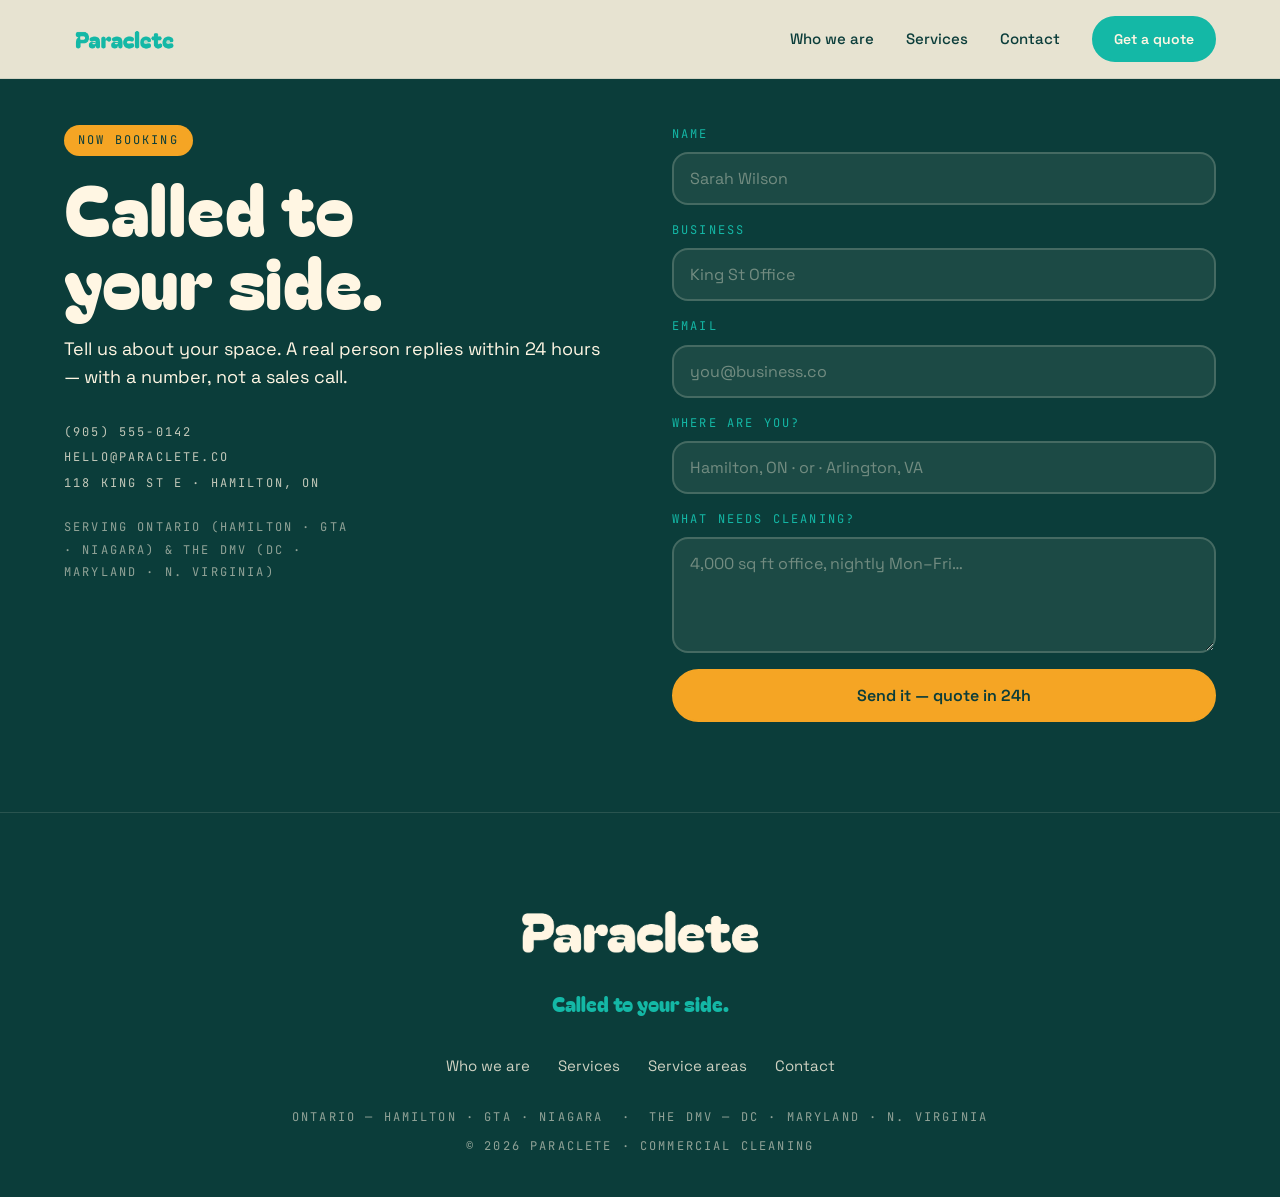
<file: site/contact.html>
<!DOCTYPE html>
<html lang="en">
<head>
  <meta charset="UTF-8" />
  <meta name="viewport" content="width=device-width, initial-scale=1.0" />
  <title>Contact · Paraclete Commercial Cleaning</title>
  <meta name="description" content="Get a quote from Paraclete. Tell us about your space and a real person replies within 24 hours — serving Ontario and the DMV." />
  <link rel="icon" href="assets/monogram-cream-on-teal.png" />
  <link rel="preconnect" href="https://fonts.googleapis.com" />
  <link rel="preconnect" href="https://fonts.gstatic.com" crossorigin />
  <link href="https://fonts.googleapis.com/css2?family=Bagel+Fat+One&family=JetBrains+Mono:wght@400;500&family=Space+Grotesk:wght@400;500;600;700&display=swap" rel="stylesheet" />
  <link rel="stylesheet" href="styles.css" />
</head>
<body class="inner">

  <header class="site-header" id="site-header">
    <a class="brand" href="index.html" aria-label="Paraclete — home">
      <img class="logo-teal" src="assets/wordmark-teal-transparent.png" alt="Paraclete" />
      <img class="logo-cream" src="assets/wordmark-cream-transparent.png" alt="" aria-hidden="true" />
    </a>
    <button class="nav-toggle" aria-label="Menu" aria-expanded="false" aria-controls="site-nav">
      <span></span><span></span><span></span>
    </button>
    <nav class="site-nav" id="site-nav" aria-label="Primary">
      <a href="index.html#about">Who we are</a>
      <a href="services.html">Services</a>
      <a href="contact.html" aria-current="page">Contact</a>
      <a href="contact.html" class="btn btn-solid btn-small">Get a quote</a>
    </nav>
  </header>

  <main class="page">

    <section class="section contact-section">
      <div class="quote-grid">
        <div class="quote-copy">
          <p class="eyebrow mono"><span class="chip-booking">Now booking</span></p>
          <h1>Called to<br />your side.</h1>
          <p class="section-sub">Tell us about your space. A real person replies within 24 hours — with a number, not a sales call.</p>
          <p class="mono quote-contact">
            (905) 555-0142<br />
            hello@paraclete.co<br />
            118 King St E · Hamilton, ON
          </p>
          <p class="mono quote-areas">Serving Ontario (Hamilton · GTA · Niagara) &amp; the DMV (DC · Maryland · N. Virginia)</p>
        </div>
        <form class="quote-form" id="quote-form" novalidate>
          <label>
            <span class="mono">Name</span>
            <input type="text" name="name" placeholder="Sarah Wilson" required />
          </label>
          <label>
            <span class="mono">Business</span>
            <input type="text" name="business" placeholder="King St Office" />
          </label>
          <label>
            <span class="mono">Email</span>
            <input type="email" name="email" placeholder="you@business.co" required />
          </label>
          <label>
            <span class="mono">Where are you?</span>
            <input type="text" name="location" placeholder="Hamilton, ON · or · Arlington, VA" />
          </label>
          <label>
            <span class="mono">What needs cleaning?</span>
            <textarea name="message" rows="4" placeholder="4,000 sq ft office, nightly Mon–Fri…"></textarea>
          </label>
          <button class="btn btn-marigold" type="submit">Send it — quote in 24h</button>
          <p class="form-note mono" hidden>Got it. We'll reply within 24 hours.</p>
        </form>
      </div>
    </section>

  </main>

  <footer class="site-footer">
    <img class="footer-mark" src="assets/wordmark-cream-transparent.png" alt="Paraclete" />
    <p class="footer-tag">Called to your side.</p>
    <nav class="footer-nav" aria-label="Footer">
      <a href="index.html#about">Who we are</a>
      <a href="services.html">Services</a>
      <a href="services.html#areas">Service areas</a>
      <a href="contact.html">Contact</a>
    </nav>
    <p class="mono footer-meta">Ontario — Hamilton · GTA · Niagara &nbsp;·&nbsp; The DMV — DC · Maryland · N. Virginia</p>
    <p class="mono footer-meta">© 2026 Paraclete · Commercial Cleaning</p>
  </footer>

  <script type="module" src="main.js"></script>
</body>
</html>
</file>
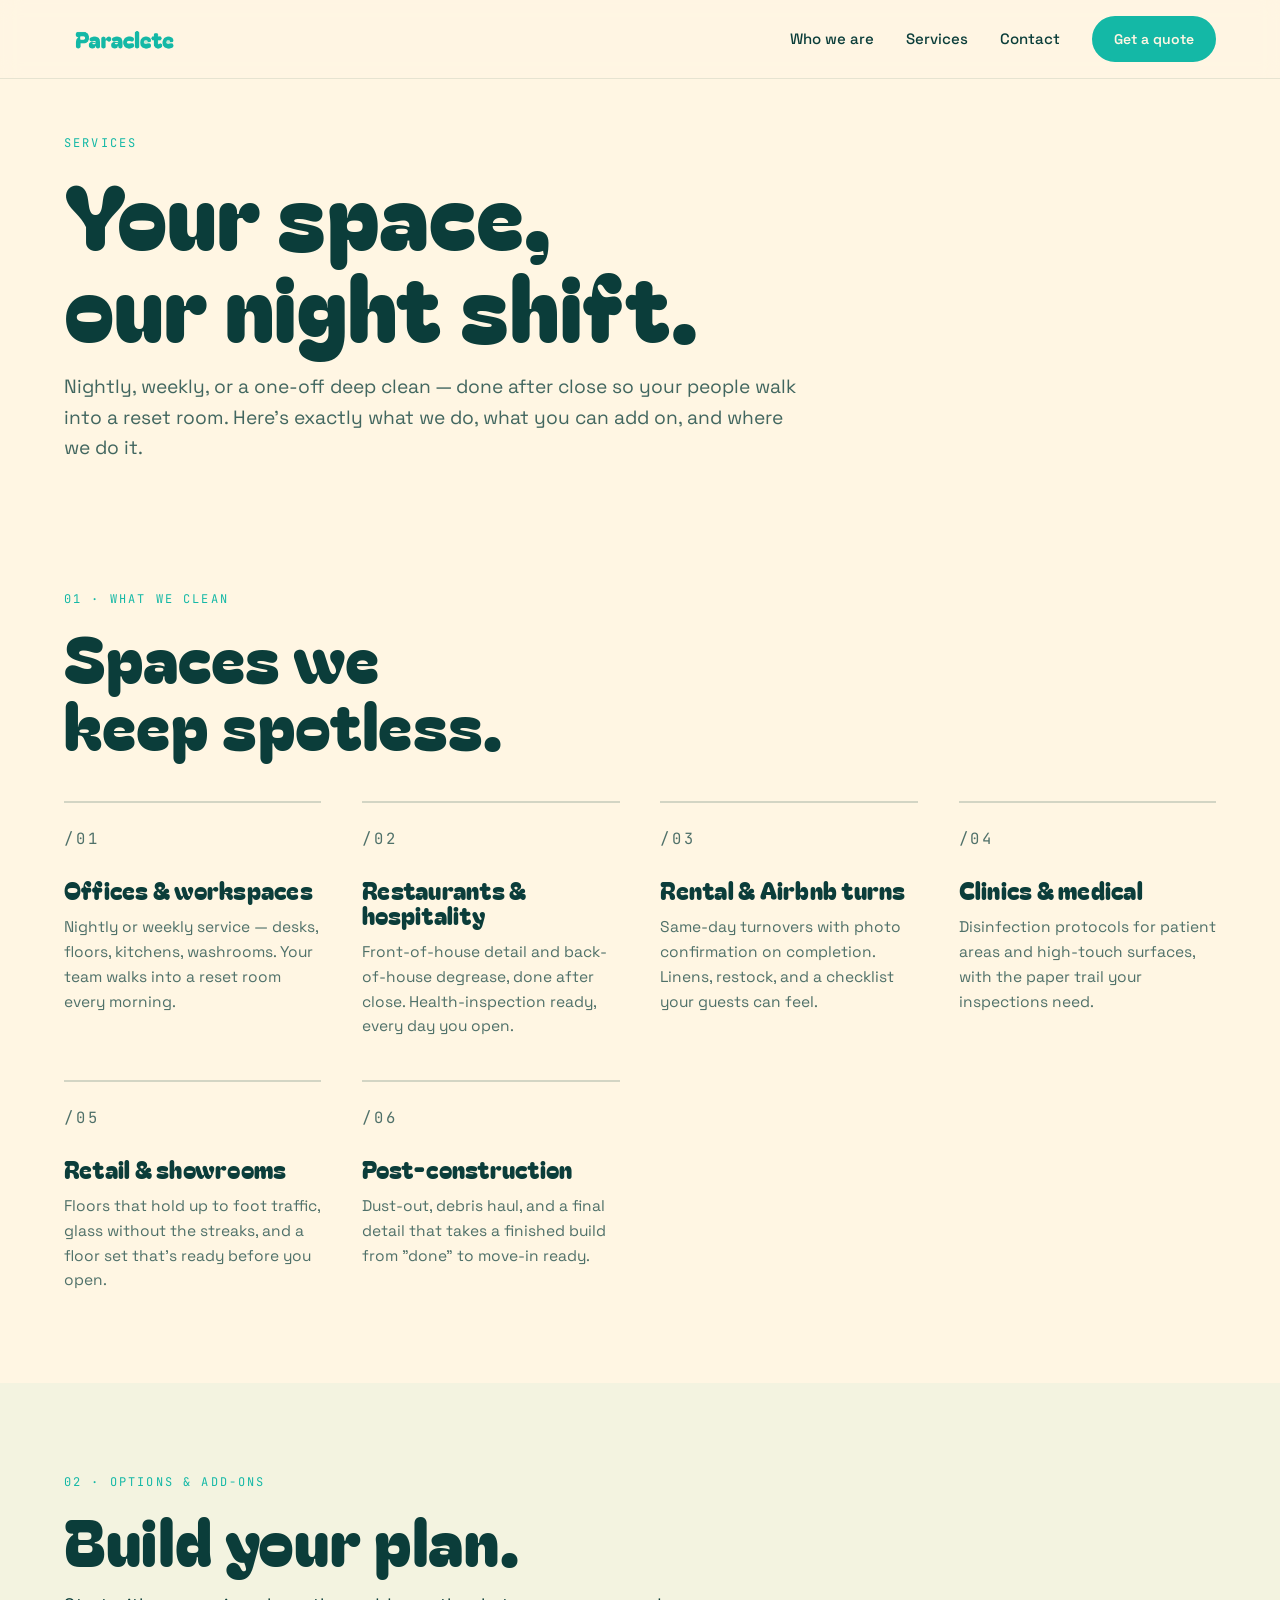
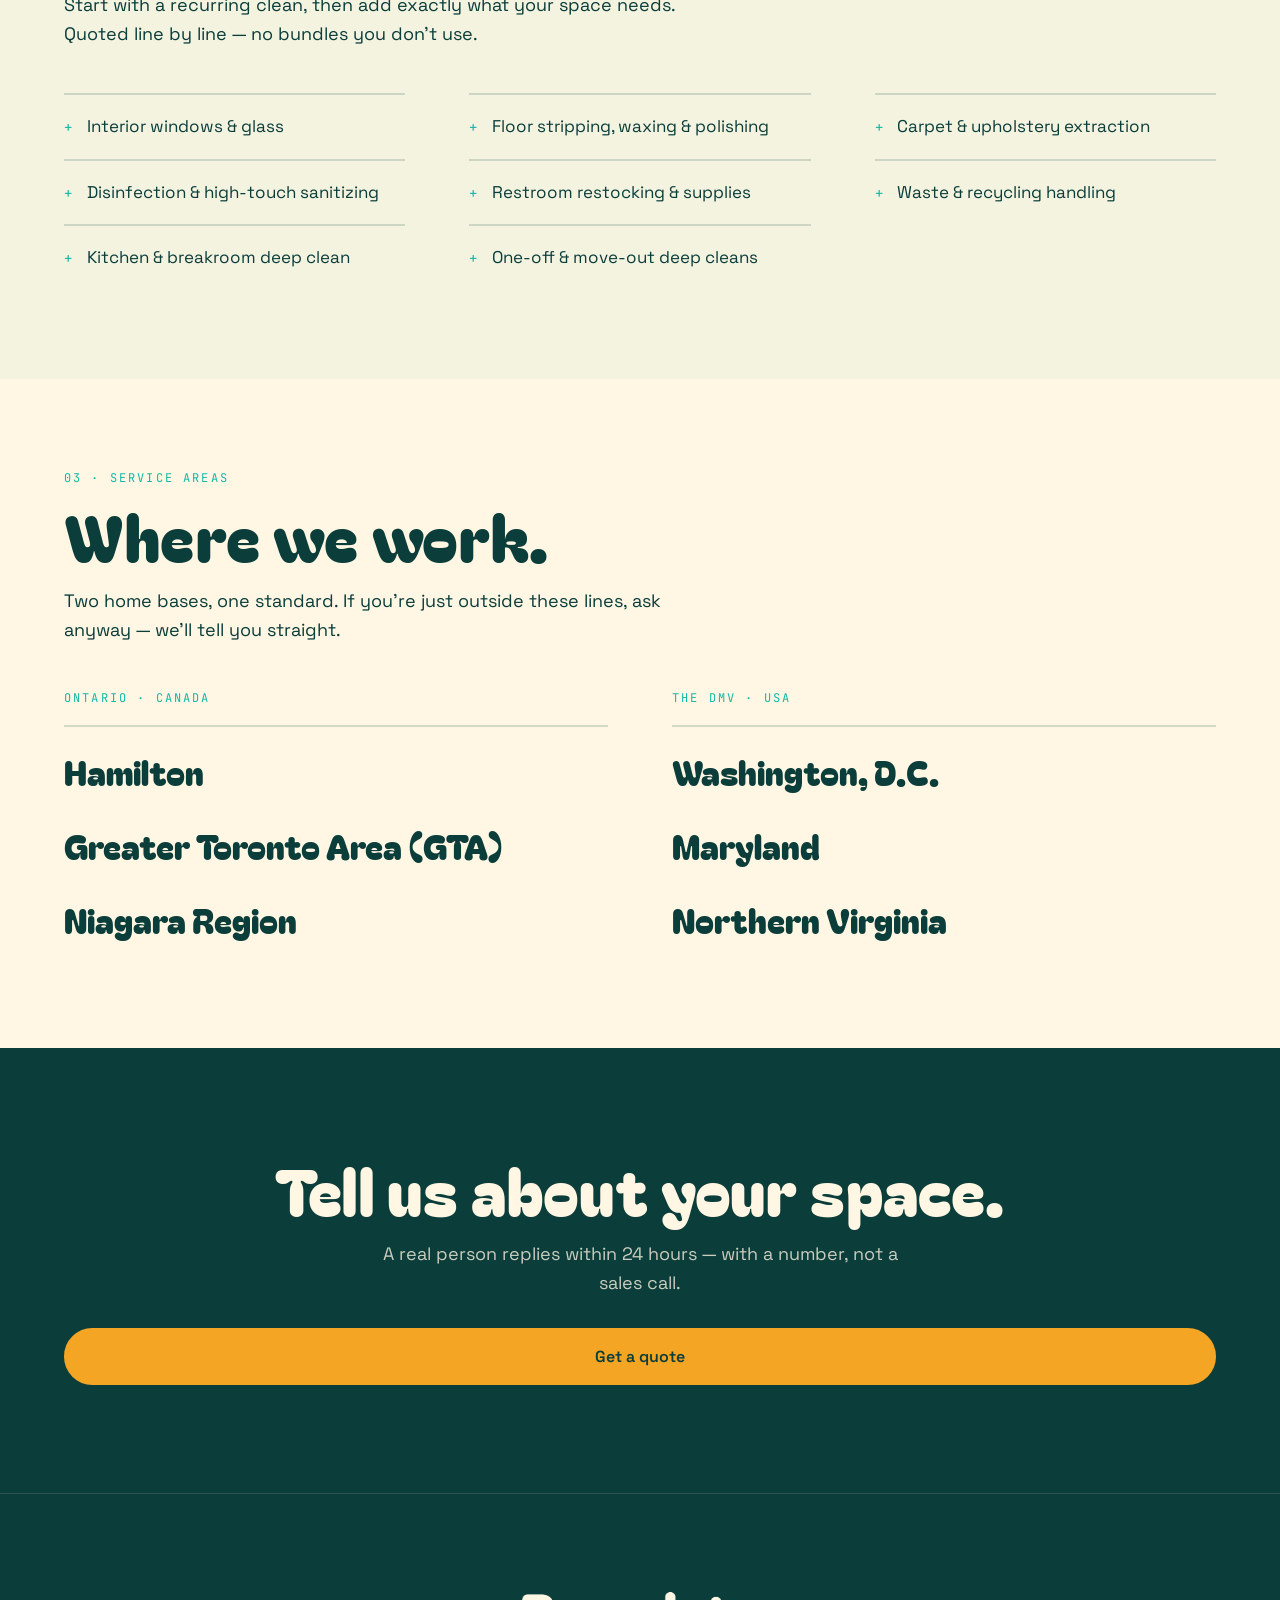
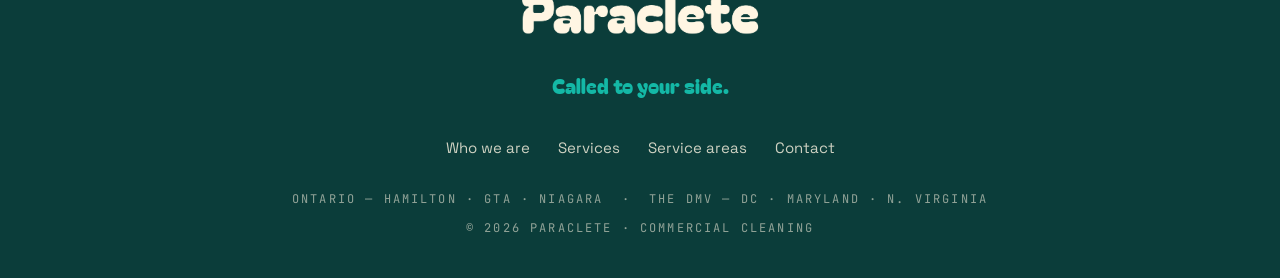
<file: site/services.html>
<!DOCTYPE html>
<html lang="en">
<head>
  <meta charset="UTF-8" />
  <meta name="viewport" content="width=device-width, initial-scale=1.0" />
  <title>Services · Paraclete Commercial Cleaning</title>
  <meta name="description" content="What Paraclete cleans — offices, restaurants, rentals, clinics, retail, and post-construction — plus add-ons and the areas we serve across Ontario and the DMV." />
  <link rel="icon" href="assets/monogram-cream-on-teal.png" />
  <link rel="preconnect" href="https://fonts.googleapis.com" />
  <link rel="preconnect" href="https://fonts.gstatic.com" crossorigin />
  <link href="https://fonts.googleapis.com/css2?family=Bagel+Fat+One&family=JetBrains+Mono:wght@400;500&family=Space+Grotesk:wght@400;500;600;700&display=swap" rel="stylesheet" />
  <link rel="stylesheet" href="styles.css" />
</head>
<body class="inner">

  <header class="site-header" id="site-header">
    <a class="brand" href="index.html" aria-label="Paraclete — home">
      <img class="logo-teal" src="assets/wordmark-teal-transparent.png" alt="Paraclete" />
      <img class="logo-cream" src="assets/wordmark-cream-transparent.png" alt="" aria-hidden="true" />
    </a>
    <button class="nav-toggle" aria-label="Menu" aria-expanded="false" aria-controls="site-nav">
      <span></span><span></span><span></span>
    </button>
    <nav class="site-nav" id="site-nav" aria-label="Primary">
      <a href="index.html#about">Who we are</a>
      <a href="services.html" aria-current="page">Services</a>
      <a href="contact.html">Contact</a>
      <a href="contact.html" class="btn btn-solid btn-small">Get a quote</a>
    </nav>
  </header>

  <main class="page">

    <!-- ============ PAGE HERO ============ -->
    <section class="page-hero">
      <p class="eyebrow mono">Services</p>
      <h1>Your space,<br />our night&nbsp;shift.</h1>
      <p class="page-lead">Nightly, weekly, or a one-off deep clean — done after close so your people walk into a reset room. Here's exactly what we do, what you can add on, and where we do it.</p>
    </section>

    <!-- ============ WHAT WE CLEAN ============ -->
    <section class="section">
      <div class="section-head reveal">
        <p class="eyebrow mono">01 · What we clean</p>
        <h2>Spaces we keep&nbsp;spotless.</h2>
      </div>
      <div class="cards">
        <article class="card reveal">
          <p class="card-num mono">/01</p>
          <h3>Offices &amp; workspaces</h3>
          <p>Nightly or weekly service — desks, floors, kitchens, washrooms. Your team walks into a reset room every morning.</p>
        </article>
        <article class="card reveal">
          <p class="card-num mono">/02</p>
          <h3>Restaurants &amp; hospitality</h3>
          <p>Front-of-house detail and back-of-house degrease, done after close. Health-inspection ready, every day you open.</p>
        </article>
        <article class="card reveal">
          <p class="card-num mono">/03</p>
          <h3>Rental &amp; Airbnb turns</h3>
          <p>Same-day turnovers with photo confirmation on completion. Linens, restock, and a checklist your guests can feel.</p>
        </article>
        <article class="card reveal">
          <p class="card-num mono">/04</p>
          <h3>Clinics &amp; medical</h3>
          <p>Disinfection protocols for patient areas and high-touch surfaces, with the paper trail your inspections need.</p>
        </article>
        <article class="card reveal">
          <p class="card-num mono">/05</p>
          <h3>Retail &amp; showrooms</h3>
          <p>Floors that hold up to foot traffic, glass without the streaks, and a floor set that's ready before you open.</p>
        </article>
        <article class="card reveal">
          <p class="card-num mono">/06</p>
          <h3>Post-construction</h3>
          <p>Dust-out, debris haul, and a final detail that takes a finished build from "done" to move-in ready.</p>
        </article>
      </div>
    </section>

    <!-- ============ OPTIONS ============ -->
    <section class="section section-tint">
      <div class="section-head reveal">
        <p class="eyebrow mono">02 · Options &amp; add-ons</p>
        <h2>Build your&nbsp;plan.</h2>
        <p class="section-sub">Start with a recurring clean, then add exactly what your space needs. Quoted line by line — no bundles you don't use.</p>
      </div>
      <ul class="options">
        <li class="reveal"><span class="opt-mark mono">+</span> Interior windows &amp; glass</li>
        <li class="reveal"><span class="opt-mark mono">+</span> Floor stripping, waxing &amp; polishing</li>
        <li class="reveal"><span class="opt-mark mono">+</span> Carpet &amp; upholstery extraction</li>
        <li class="reveal"><span class="opt-mark mono">+</span> Disinfection &amp; high-touch sanitizing</li>
        <li class="reveal"><span class="opt-mark mono">+</span> Restroom restocking &amp; supplies</li>
        <li class="reveal"><span class="opt-mark mono">+</span> Waste &amp; recycling handling</li>
        <li class="reveal"><span class="opt-mark mono">+</span> Kitchen &amp; breakroom deep clean</li>
        <li class="reveal"><span class="opt-mark mono">+</span> One-off &amp; move-out deep cleans</li>
      </ul>
    </section>

    <!-- ============ SERVICE AREAS ============ -->
    <section class="section" id="areas">
      <div class="section-head reveal">
        <p class="eyebrow mono">03 · Service areas</p>
        <h2>Where we&nbsp;work.</h2>
        <p class="section-sub">Two home bases, one standard. If you're just outside these lines, ask anyway — we'll tell you straight.</p>
      </div>
      <div class="areas">
        <div class="area reveal">
          <p class="area-region mono">Ontario · Canada</p>
          <ul class="area-list">
            <li>Hamilton</li>
            <li>Greater Toronto Area (GTA)</li>
            <li>Niagara Region</li>
          </ul>
        </div>
        <div class="area reveal">
          <p class="area-region mono">The DMV · USA</p>
          <ul class="area-list">
            <li>Washington, D.C.</li>
            <li>Maryland</li>
            <li>Northern Virginia</li>
          </ul>
        </div>
      </div>
    </section>

    <!-- ============ CTA ============ -->
    <section class="cta">
      <h2>Tell us about your&nbsp;space.</h2>
      <p>A real person replies within 24 hours — with a number, not a sales call.</p>
      <a class="btn btn-marigold cta-btn" href="contact.html">Get a quote</a>
    </section>

  </main>

  <footer class="site-footer">
    <img class="footer-mark" src="assets/wordmark-cream-transparent.png" alt="Paraclete" />
    <p class="footer-tag">Called to your side.</p>
    <nav class="footer-nav" aria-label="Footer">
      <a href="index.html#about">Who we are</a>
      <a href="services.html">Services</a>
      <a href="services.html#areas">Service areas</a>
      <a href="contact.html">Contact</a>
    </nav>
    <p class="mono footer-meta">Ontario — Hamilton · GTA · Niagara &nbsp;·&nbsp; The DMV — DC · Maryland · N. Virginia</p>
    <p class="mono footer-meta">© 2026 Paraclete · Commercial Cleaning</p>
  </footer>

  <script type="module" src="main.js"></script>
</body>
</html>
</file>
<file: site/styles.css>
/* ============ Paraclete · brand tokens ============ */
:root {
  --teal: #14B8A6;
  --deep: #0B3D3A;
  --cream: #FFF6E3;
  --marigold: #F5A524;
  --ink: var(--deep);

  --font-display: "Bagel Fat One", system-ui, sans-serif;
  --font-body: "Space Grotesk", system-ui, sans-serif;
  --font-mono: "JetBrains Mono", ui-monospace, monospace;

  --pad: clamp(20px, 5vw, 72px);
  --radius: 28px;
}

* { margin: 0; padding: 0; box-sizing: border-box; }

html { scroll-behavior: smooth; }

body {
  background: var(--cream);
  color: var(--ink);
  font-family: var(--font-body);
  font-size: 17px;
  line-height: 1.6;
  -webkit-font-smoothing: antialiased;
  /* clip (not hidden) prevents horizontal scroll WITHOUT turning <body> into a
     scroll container — keeps the window as the scroller for scrollTo + header */
  overflow-x: clip;
}

h1, h2, h3 {
  font-family: var(--font-display);
  font-weight: 400;
  line-height: 1.04;
  letter-spacing: 0.01em;
}

.mono {
  font-family: var(--font-mono);
  font-size: 12px;
  letter-spacing: 0.18em;
  text-transform: uppercase;
}

a { color: inherit; }

/* ============ Buttons ============ */
.btn {
  display: inline-block;
  font-family: var(--font-body);
  font-weight: 600;
  font-size: 16px;
  text-decoration: none;
  border: 2px solid var(--teal);
  border-radius: 999px;
  padding: 14px 28px;
  cursor: pointer;
  transition: transform 0.18s ease, background 0.18s ease, color 0.18s ease;
}
.btn:hover { transform: translateY(-2px); }
.btn:active { transform: translateY(0); }

.btn-solid { background: var(--teal); color: var(--cream); }
.btn-solid:hover { background: var(--deep); border-color: var(--deep); }

.btn-ghost { background: transparent; color: var(--deep); border-color: var(--deep); }
.btn-ghost:hover { background: var(--deep); color: var(--cream); }

.btn-small { padding: 10px 20px; font-size: 14px; }

.btn-marigold {
  background: var(--marigold);
  border-color: var(--marigold);
  color: var(--deep);
  width: 100%;
}
.btn-marigold:hover { background: var(--cream); border-color: var(--cream); }

/* ============ Header ============ */
.site-header {
  position: fixed;
  top: 0;
  left: 0;
  right: 0;
  z-index: 50;
  display: flex;
  align-items: center;
  justify-content: space-between;
  padding: 16px var(--pad);
  background: transparent;
  border-bottom: 1px solid transparent;
  transition: background 0.3s ease, border-color 0.3s ease;
}
.brand { position: relative; display: block; }
.brand img { height: 30px; display: block; }
.brand .logo-teal { position: absolute; inset: 0; opacity: 0; transition: opacity 0.3s ease; }
.brand .logo-cream { transition: opacity 0.3s ease; }

/* over the hero: cream logo, cream links, cream hamburger */
.site-header:not(.scrolled) { color: var(--cream); }
.site-header:not(.scrolled) .site-nav a:not(.btn) { color: var(--cream); }
.site-header:not(.scrolled) .site-nav a:not(.btn)::after { background: var(--cream); }

/* after scrolling past the hero (and on every inner page): solid cream bar, teal logo */
.site-header.scrolled {
  background: color-mix(in srgb, var(--cream) 90%, transparent);
  backdrop-filter: blur(10px);
  border-bottom-color: color-mix(in srgb, var(--deep) 10%, transparent);
  color: var(--deep);
}
.site-header.scrolled .logo-teal { opacity: 1; }
.site-header.scrolled .logo-cream { opacity: 0; }

/* hamburger — hidden on desktop, follows header colour via currentColor */
.nav-toggle { display: none; }
.site-nav {
  display: flex;
  align-items: center;
  gap: clamp(14px, 2.5vw, 32px);
}
.site-nav a:not(.btn) {
  text-decoration: none;
  font-weight: 500;
  font-size: 15px;
  position: relative;
}
.site-nav a:not(.btn)::after {
  content: "";
  position: absolute;
  left: 0; right: 100%; bottom: -4px;
  height: 3px;
  border-radius: 2px;
  background: var(--teal);
  transition: right 0.22s ease;
}
.site-nav a:not(.btn):hover::after { right: 0; }

/* ============ Hero ============ */
.hero {
  position: relative;
  display: flex;
  align-items: center;
  padding: clamp(110px, 16vh, 180px) var(--pad) clamp(56px, 9vh, 88px);
  min-height: 100svh;
  overflow: hidden;
  /* deep-teal stage with a soft lagoon glow spotlighting the van (right) */
  background:
    radial-gradient(58% 68% at 72% 46%, rgba(20, 184, 166, 0.20), transparent 72%),
    linear-gradient(180deg, #0d443f 0%, var(--deep) 55%, #082e2b 100%);
}

/* full-bleed 3D stage */
.hero-canvas {
  position: absolute;
  inset: 0;
  z-index: 0;
  cursor: grab;
  touch-action: pan-y;
}
.hero-canvas:active { cursor: grabbing; }
.hero-canvas canvas { display: block; }
.hero-canvas img.fallback {
  position: absolute;
  right: 8%;
  top: 50%;
  transform: translateY(-50%);
  width: min(42%, 460px);
}

/* readability guard: darken the copy side so text always reads over the van */
.hero-scrim {
  position: absolute;
  inset: 0;
  z-index: 1;
  pointer-events: none;
  background: linear-gradient(
    90deg,
    color-mix(in srgb, #082e2b 78%, transparent) 0%,
    color-mix(in srgb, #082e2b 30%, transparent) 42%,
    transparent 62%
  );
}

.hero-copy {
  position: relative;
  z-index: 2;
  max-width: 720px;
  color: var(--cream);
  pointer-events: none; /* let drags fall through to the canvas... */
}
.hero-copy a { pointer-events: auto; } /* ...but keep buttons/links clickable */

.kicker { color: var(--teal); margin-bottom: 20px; }

.hero-title {
  margin: 0;
  font-size: clamp(56px, 8.5vw, 128px);
  color: var(--cream);
}
.hero-title em { font-style: normal; color: var(--teal); }
/* hero shows the supplied wordmark artwork (never re-typed) */
.hero-title img {
  display: block;
  width: clamp(300px, 47vw, 680px);
  height: auto;
  opacity: 0;
  transform: translateY(24px);
  animation: heroWordmark 0.9s cubic-bezier(0.16, 1, 0.3, 1) 0.1s forwards;
}
@keyframes heroWordmark { to { opacity: 1; transform: none; } }
.hero-title .line {
  display: block;
  overflow: hidden;
  /* room for descenders (the tail of "y") without letting the
     rise animation peek through */
  padding-bottom: 0.16em;
  margin-bottom: -0.16em;
}
.hero-title .line > span {
  display: inline-block;
  transform: translateY(125%);
  animation: rise 0.9s cubic-bezier(0.16, 1, 0.3, 1) forwards;
}
.hero-title .line:nth-child(2) > span { animation-delay: 0.12s; }
@keyframes rise { to { transform: translateY(0); } }

.hero-sub {
  max-width: 46ch;
  margin: 26px 0 32px;
  font-size: clamp(16px, 1.4vw, 19px);
  color: color-mix(in srgb, var(--cream) 88%, transparent);
  opacity: 0;
  animation: fade 0.8s ease 0.35s forwards;
}
.hero-cta {
  display: flex;
  flex-wrap: wrap;
  gap: 14px;
  opacity: 0;
  animation: fade 0.8s ease 0.5s forwards;
}
.hero-ticks {
  margin-top: 30px;
  color: color-mix(in srgb, var(--cream) 55%, transparent);
  opacity: 0;
  animation: fade 0.8s ease 0.65s forwards;
}
@keyframes fade { to { opacity: 1; } }

.hero-hint {
  display: inline-flex;
  align-items: center;
  gap: 8px;
  margin-top: 26px;
  color: color-mix(in srgb, var(--cream) 45%, transparent);
  opacity: 0;
  animation: fade 0.8s ease 0.85s forwards;
}
.hint-dot {
  width: 8px; height: 8px;
  border-radius: 50%;
  background: var(--teal);
  animation: pulse 1.8s ease-in-out infinite;
}
@keyframes pulse { 50% { transform: scale(1.6); opacity: 0.5; } }

/* ghost button that reads on the dark hero */
.btn-hero-ghost {
  background: transparent;
  color: var(--cream);
  border-color: color-mix(in srgb, var(--cream) 65%, transparent);
}
.btn-hero-ghost:hover {
  background: var(--cream);
  border-color: var(--cream);
  color: var(--deep);
}

/* ============ Sections ============ */
.section { padding: clamp(64px, 10vh, 120px) var(--pad); }

.section-head { max-width: 760px; margin-bottom: clamp(36px, 5vh, 56px); }
.eyebrow { color: var(--teal); margin-bottom: 14px; }
.section h2 { font-size: clamp(38px, 5vw, 68px); }
.section-sub { margin-top: 18px; font-size: 18px; max-width: 54ch; }

/* subtle tinted band — gentle rhythm between light sections, never a box */
.section-tint { background: color-mix(in srgb, var(--teal) 5%, var(--cream)); }

/* ============ Cards (clean, no boxes) ============ */
.cards {
  display: grid;
  grid-template-columns: repeat(auto-fit, minmax(240px, 1fr));
  gap: clamp(28px, 3.2vw, 56px);
}
.card {
  padding-top: 24px;
  border-top: 2px solid color-mix(in srgb, var(--deep) 18%, transparent);
  transition: transform 0.25s ease, border-color 0.25s ease;
}
.card:hover { transform: translateY(-4px); border-color: var(--teal); }
.card-num { color: var(--teal); margin-bottom: 26px; }
.card h3 { font-size: 24px; margin-bottom: 12px; }
.card p { font-size: 15.5px; color: color-mix(in srgb, var(--deep) 72%, transparent); }

/* ============ Stats (clean columns) ============ */
.stats {
  display: grid;
  grid-template-columns: repeat(auto-fit, minmax(190px, 1fr));
  gap: clamp(28px, 3.2vw, 52px);
}
.stat {
  padding-top: 22px;
  border-top: 2px solid color-mix(in srgb, var(--deep) 18%, transparent);
}
.stat-big {
  font-family: var(--font-display);
  font-size: clamp(40px, 4.5vw, 60px);
  color: var(--teal);
  line-height: 1;
}
.stat-label { margin-top: 12px; font-size: 15px; color: color-mix(in srgb, var(--deep) 65%, transparent); }

/* ============ Quote band (full-bleed dark, not a box) ============ */
.quote-band {
  background: var(--deep);
  color: var(--cream);
  padding-top: clamp(72px, 10vh, 120px);
  padding-bottom: clamp(72px, 10vh, 120px);
}
.quote-band .eyebrow { color: var(--teal); }
.quote-grid {
  display: grid;
  grid-template-columns: 1fr 1fr;
  gap: clamp(32px, 5vw, 80px);
  align-items: start;
}
.quote-copy h2 { font-size: clamp(44px, 5.5vw, 76px); }
.chip-booking {
  display: inline-block;
  background: var(--marigold);
  color: var(--deep);
  border-radius: 999px;
  padding: 6px 14px;
}
.quote-contact {
  margin-top: 28px;
  line-height: 2.1;
  color: color-mix(in srgb, var(--cream) 75%, transparent);
}

.quote-form { display: grid; gap: 16px; }
.quote-form label { display: grid; gap: 8px; }
.quote-form label span { color: var(--teal); }
.quote-form input,
.quote-form textarea {
  font-family: var(--font-body);
  font-size: 16px;
  color: var(--cream);
  background: color-mix(in srgb, var(--cream) 7%, transparent);
  border: 2px solid color-mix(in srgb, var(--cream) 18%, transparent);
  border-radius: 16px;
  padding: 14px 16px;
  outline: none;
  transition: border-color 0.2s ease;
  resize: vertical;
}
.quote-form input::placeholder,
.quote-form textarea::placeholder { color: color-mix(in srgb, var(--cream) 38%, transparent); }
.quote-form input:focus,
.quote-form textarea:focus { border-color: var(--teal); }
.form-note { color: var(--marigold); }

/* ============ Footer ============ */
.site-footer {
  background: var(--deep);
  color: var(--cream);
  text-align: center;
  padding: clamp(56px, 9vh, 96px) var(--pad) 40px;
  border-top: 1px solid color-mix(in srgb, var(--cream) 12%, transparent);
}
.footer-mark { height: clamp(44px, 6vw, 72px); }
.footer-tag {
  font-family: var(--font-display);
  color: var(--teal);
  font-size: 20px;
  margin: 14px 0 34px;
}
.footer-meta {
  color: color-mix(in srgb, var(--cream) 55%, transparent);
  margin-top: 10px;
}
.footer-nav {
  display: flex;
  flex-wrap: wrap;
  justify-content: center;
  gap: 10px clamp(18px, 3vw, 28px);
  margin: 6px 0 30px;
}
.footer-nav a {
  text-decoration: none;
  font-size: 15px;
  color: color-mix(in srgb, var(--cream) 80%, transparent);
  transition: color 0.2s ease;
}
.footer-nav a:hover { color: var(--teal); }

/* ============ Inner pages ============ */
/* CSS fallback so the header is solid even before JS runs */
body.inner .site-header {
  background: color-mix(in srgb, var(--cream) 90%, transparent);
  backdrop-filter: blur(10px);
  border-bottom-color: color-mix(in srgb, var(--deep) 10%, transparent);
  color: var(--deep);
}
body.inner .brand .logo-teal { opacity: 1; }
body.inner .brand .logo-cream { opacity: 0; }
body.inner .site-nav a:not(.btn) { color: var(--deep); }

.page-hero {
  padding: calc(62px + clamp(44px, 8vh, 92px)) var(--pad) clamp(28px, 4vh, 48px);
  max-width: 1100px;
}
.page-hero .eyebrow { color: var(--teal); margin-bottom: 14px; }
.page-hero h1 {
  font-family: var(--font-display);
  font-weight: 400;
  font-size: clamp(48px, 7vw, 104px);
  line-height: 1.02;
  color: var(--deep);
}
.page-lead {
  margin-top: 22px;
  max-width: 62ch;
  font-size: clamp(17px, 1.5vw, 20px);
  color: color-mix(in srgb, var(--deep) 78%, transparent);
}

/* home "who we are" call-to-action row */
.about-cta {
  display: flex;
  flex-wrap: wrap;
  gap: 14px;
  margin-top: clamp(38px, 5vh, 60px);
}

/* Services — options list (clean hairline rows, no boxes) */
.options {
  list-style: none;
  display: grid;
  grid-template-columns: repeat(auto-fit, minmax(280px, 1fr));
  column-gap: clamp(28px, 5vw, 72px);
}
.options li {
  display: flex;
  gap: 12px;
  align-items: baseline;
  padding: 18px 0;
  border-top: 2px solid color-mix(in srgb, var(--deep) 16%, transparent);
  font-size: 17px;
}
.opt-mark { color: var(--teal); font-size: 14px; }

/* Services — service areas */
.areas {
  display: grid;
  grid-template-columns: repeat(auto-fit, minmax(260px, 1fr));
  gap: clamp(32px, 5vw, 72px);
}
.area-region {
  color: var(--teal);
  padding-bottom: 16px;
  border-bottom: 2px solid color-mix(in srgb, var(--deep) 16%, transparent);
}
.area-list { list-style: none; margin-top: 8px; }
.area-list li {
  font-family: var(--font-display);
  font-size: clamp(24px, 3vw, 34px);
  color: var(--deep);
  padding: 10px 0;
}

/* generic dark call-to-action band */
.cta {
  background: var(--deep);
  color: var(--cream);
  text-align: center;
  padding: clamp(72px, 12vh, 130px) var(--pad);
}
.cta h2 { font-family: var(--font-display); font-weight: 400; font-size: clamp(36px, 5vw, 64px); }
.cta p {
  margin: 18px auto 30px;
  max-width: 46ch;
  font-size: 18px;
  color: color-mix(in srgb, var(--cream) 78%, transparent);
}

/* Contact page — dark form band under the solid header */
.contact-section {
  background: var(--deep);
  color: var(--cream);
  padding-top: calc(62px + clamp(44px, 7vh, 84px));
  padding-bottom: clamp(64px, 10vh, 110px);
  min-height: 82vh;
}
.contact-section .eyebrow { color: var(--teal); }
.contact-section h1 {
  font-family: var(--font-display);
  font-weight: 400;
  font-size: clamp(44px, 5.5vw, 80px);
  line-height: 1.04;
}
.quote-areas {
  margin-top: 20px;
  max-width: 42ch;
  line-height: 1.9;
  color: color-mix(in srgb, var(--cream) 55%, transparent);
}

/* ============ Reveal on scroll ============ */
.reveal {
  opacity: 0;
  transform: translateY(28px);
  transition: opacity 0.7s ease, transform 0.7s cubic-bezier(0.16, 1, 0.3, 1);
}
.reveal.in { opacity: 1; transform: none; }

/* ============ Mobile ============ */
@media (max-width: 880px) {
  /* ---- mobile menu ---- */
  .nav-toggle {
    display: inline-flex;
    flex-direction: column;
    justify-content: center;
    gap: 5px;
    width: 44px;
    height: 44px;
    padding: 11px;
    background: none;
    border: 0;
    color: inherit;
    cursor: pointer;
  }
  .nav-toggle span {
    height: 2px;
    width: 100%;
    background: currentColor;
    border-radius: 2px;
    transition: transform 0.25s ease, opacity 0.2s ease;
  }
  .site-header.nav-open .nav-toggle span:nth-child(1) { transform: translateY(7px) rotate(45deg); }
  .site-header.nav-open .nav-toggle span:nth-child(2) { opacity: 0; }
  .site-header.nav-open .nav-toggle span:nth-child(3) { transform: translateY(-7px) rotate(-45deg); }

  /* open menu forces the solid look so the panel reads */
  .site-header.nav-open {
    background: var(--cream);
    border-bottom-color: color-mix(in srgb, var(--deep) 10%, transparent);
    color: var(--deep);
  }
  .site-header.nav-open .logo-teal { opacity: 1; }
  .site-header.nav-open .logo-cream { opacity: 0; }

  .site-nav {
    position: absolute;
    top: 100%;
    left: 0;
    right: 0;
    flex-direction: column;
    align-items: stretch;
    gap: 0;
    padding: 6px var(--pad) 20px;
    background: var(--cream);
    border-bottom: 1px solid color-mix(in srgb, var(--deep) 10%, transparent);
    box-shadow: 0 16px 30px -18px rgba(11, 61, 58, 0.4);
    display: none;
  }
  .site-header.nav-open .site-nav { display: flex; }
  .site-nav a:not(.btn) {
    display: block;
    font-size: 18px;
    padding: 15px 2px;
    border-bottom: 1px solid color-mix(in srgb, var(--deep) 8%, transparent);
  }
  /* dark links in the open panel — must beat the over-hero cream-link rule */
  .site-header.nav-open .site-nav a:not(.btn) { color: var(--deep); }
  .site-nav a:not(.btn)::after { display: none; }
  .site-nav .btn { margin-top: 14px; text-align: center; }

  /* stack: van gets its own band up top, copy flows beneath it */
  .hero {
    flex-direction: column;
    align-items: stretch;
    justify-content: flex-start;
    text-align: left;
    padding-top: 84px;
    padding-bottom: clamp(40px, 7vh, 64px);
  }
  .hero-canvas {
    position: relative;
    inset: auto;
    width: 100%;
    height: 32vh;
    min-height: 232px;
    margin-bottom: 10px;
  }
  .hero-scrim { display: none; } /* van has its own space now — no overlap to guard */
  .hero-copy { max-width: none; }
  .hero-title { font-size: clamp(52px, 14vw, 76px); }

  .quote-grid { grid-template-columns: 1fr; }
  .page-hero h1 { font-size: clamp(42px, 12vw, 68px); }
}

/* ============ Reduced motion ============ */
@media (prefers-reduced-motion: reduce) {
  html { scroll-behavior: auto; }
  .hero-title .line > span { animation-duration: 0.01s; }
  .hero-title img, .hero-cta, .hero-hint { animation-duration: 0.01s; }
  .marquee-track { animation: none; }
  .reveal { opacity: 1; transform: none; transition: none; }
  .hint-dot { animation: none; }
}
</file>
